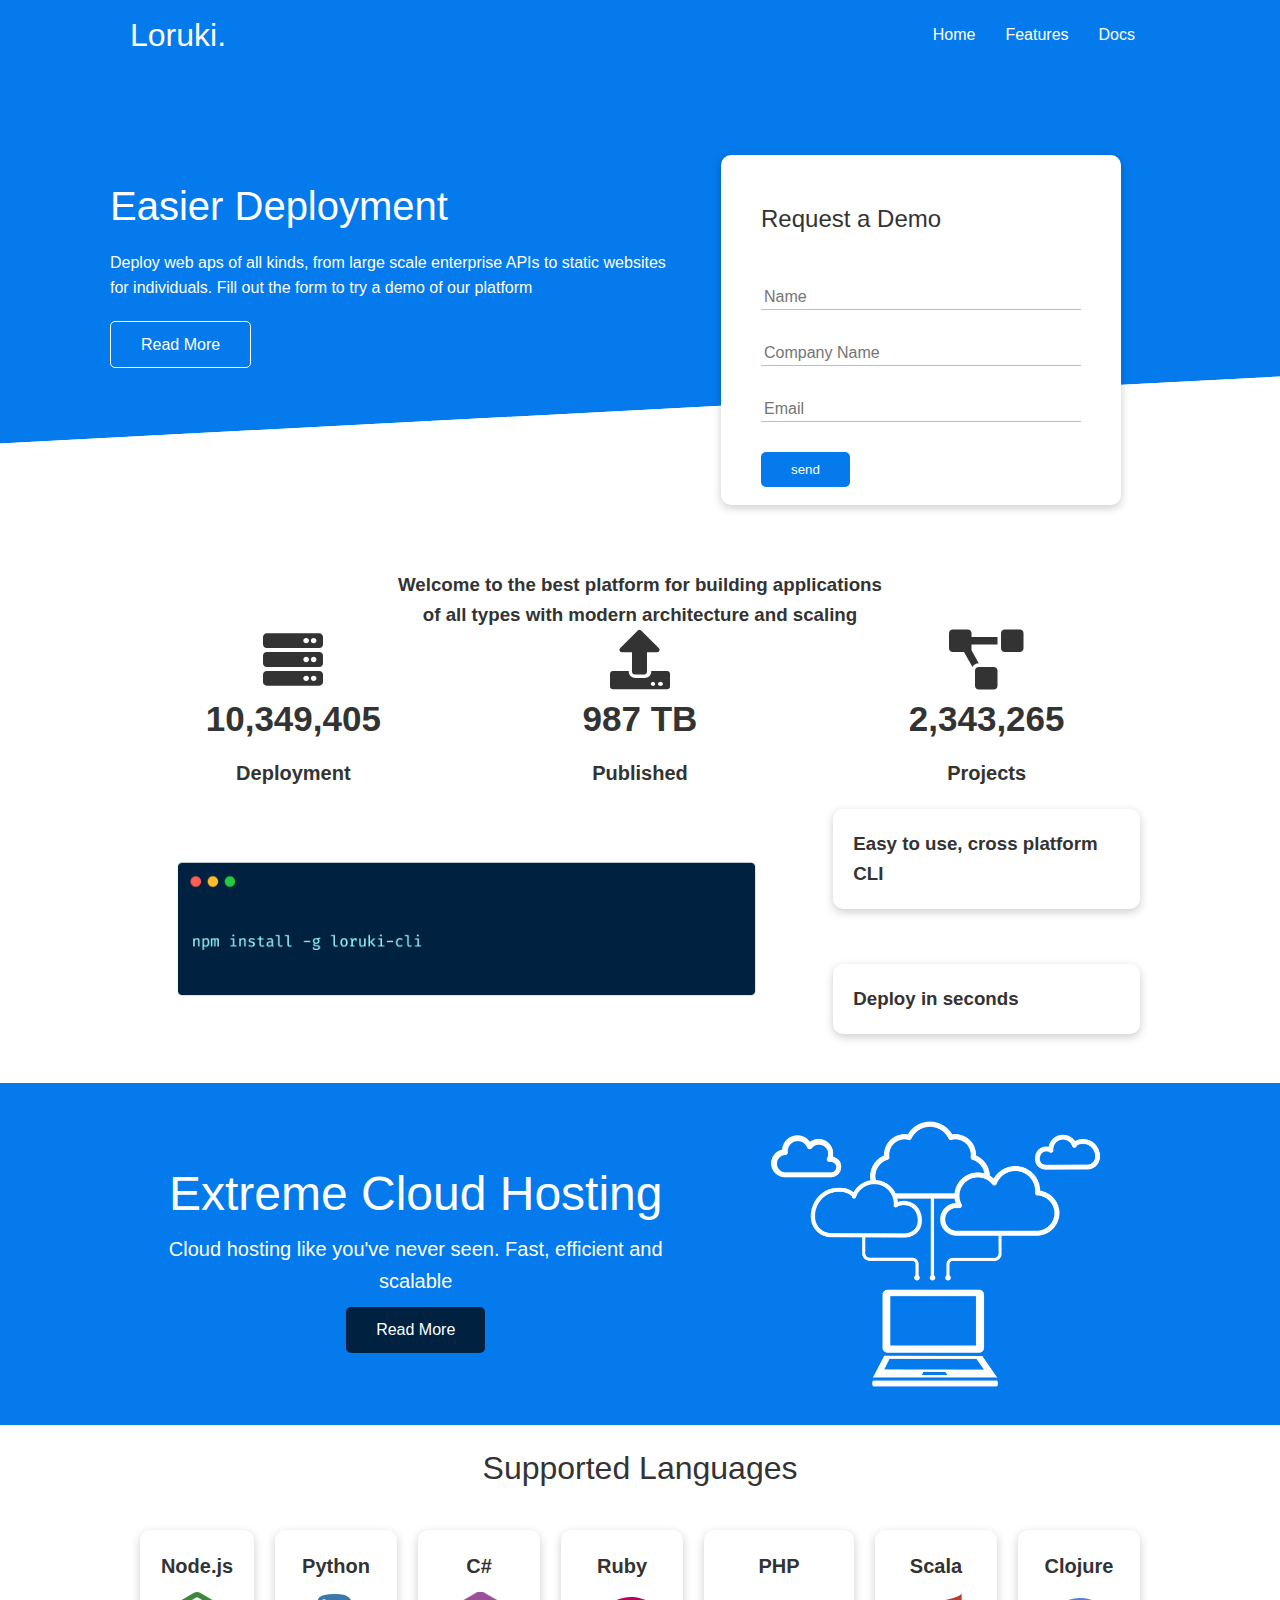
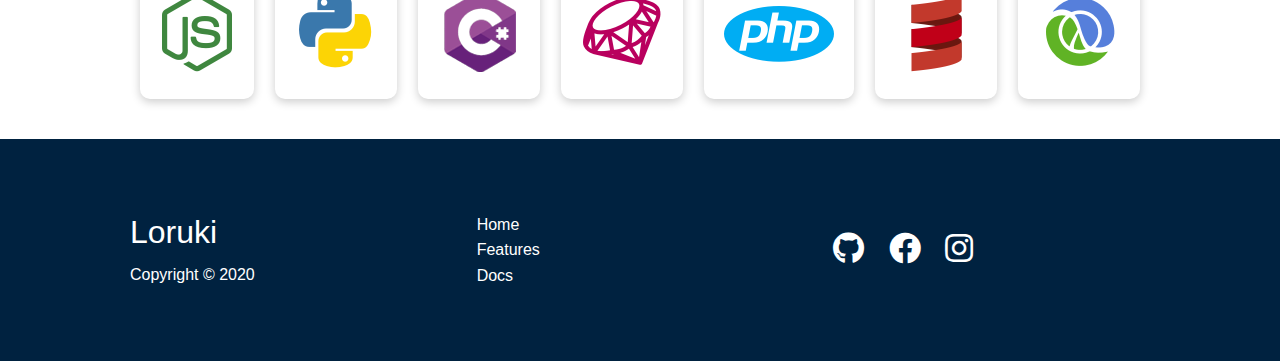
<file: index.html>
<!DOCTYPE html>
<html lang="en">

<head>
    <meta charset="UTF-8">
    <meta http-equiv="X-UA-Compatible" content="IE=edge">
    <meta name="viewport" content="width=device-width, initial-scale=1.0">
    <title>Loruki | Cloud Hosting For Everyone</title>
    <link rel="stylesheet" href="css/utilities.css">
    <link rel="stylesheet" href="css/style.css">
    <link rel="stylesheet" href="https://cdnjs.cloudflare.com/ajax/libs/font-awesome/5.15.4/css/all.min.css" integrity="sha512-1ycn6IcaQQ40/MKBW2W4Rhis/DbILU74C1vSrLJxCq57o941Ym01SwNsOMqvEBFlcgUa6xLiPY/NS5R+E6ztJQ==" crossorigin="anonymous" referrerpolicy="no-referrer"
    />
</head>

<body>
    <!-- NavBar -->
    <div class="navbar">
        <div class="container flex">
            <h1 class="logo">Loruki.</h1>
            <nav>
                <ul>
                    <li><a href="index.html">Home</a></li>
                    <li><a href="features.html">Features</a></li>
                    <li><a href="docs.html">Docs</a></li>
                </ul>
            </nav>
        </div>
    </div>

    <!-- Showcase -->

    <section class="showcase">
        <div class="container grid">
            <div class="showcase-text">
                <h1>Easier Deployment</h1>
                <p>Deploy web aps of all kinds, from large scale enterprise APIs to static websites for individuals. Fill out the form to try a demo of our platform
                </p>

                <a href="features.html" class=" btn btn-outline">
                    Read More
                </a>

            </div>
            <div class="showcase-form card">
                <h2>Request a Demo</h2>
                <form action="POST" name="contact" netlify-honeypot="bot-field" data-netlify="true">
                    <p class="hidden">
                        <label>Don't fill this out if you're human:
                            <input name="bot-field"/>
                        </label>
                    </p>
                    <input type="hidden" name="form-name" value="contact">
                    <div class="form-control">
                        <input type="text" name="name" placeholder="Name" required>
                    </div>
                    <div class="form-control">
                        <input type="text" name="company" placeholder="Company Name" required>
                    </div>
                    <div class="form-control">
                        <input type="email" name="email" placeholder="Email" required>
                    </div>

                    <input type="submit" value="send" class="btn btn-primary">

                </form>
            </div>
        </div>
    </section>

    <!-- Stats -->
    <section class="stats">
        <div class="container">
            <h3 class="stats-heading text-center my-1">
                Welcome to the best platform for building applications of all types with modern architecture and scaling
            </h3>
            <div class="grid grid-3 text-center">
                <div>
                    <i class="fas fa-server fa-3x"></i>
                    <h3>10,349,405</h3>
                    <p class="text-secondary">Deployment</p>
                </div>
                <div>
                    <i class="fas fa-upload fa-3x"></i>
                    <h3>987 TB</h3>
                    <p class="text-secondary">Published</p>
                </div>
                <div>
                    <i class="fas fa-project-diagram fa-3x"></i>
                    <h3>2,343,265</h3>
                    <p class="text-secondary">Projects </p>
                </div>
            </div>
        </div>
    </section>

    <!-- Cli -->
    <section class="cli">
        <div class="container grid">
            <img src="images/cli.png" alt="">
            <div class="card">
                <h3>Easy to use, cross platform CLI</h3>
            </div>
            <div class="card">
                <h3>Deploy in seconds</h3>
            </div>
        </div>
    </section>

    <!-- Cloud  -->
    <section class="cloud bg-primary my-2 py-2">
        <div class="container grid">
            <div class="text-center">
                <h2 class="lg">Extreme Cloud Hosting</h2>
                <p class="lead my-a"> Cloud hosting like you've never seen. Fast, efficient and scalable</p>
                <a href="features.html" class="btn btn-dark">Read More</a>
            </div>
            <img src="images/cloud.png" alt="">
        </div>
    </section>

    <!-- Languages -->

    <section class="languages">
        <h2 class="md text-center my-2">
            Supported Languages
        </h2>

        <div class="container flex">
            <div class="card">
                <h4>Node.js</h4>
                <img src="images/logos/node.png" alt="" srcset="">
            </div>
            <div class="card">
                <h4>Python</h4>
                <img src="images/logos/python.png" alt="" srcset="">
            </div>
            <div class="card">
                <h4>C#</h4>
                <img src="images/logos/csharp.png" alt="" srcset="">
            </div>
            <div class="card">
                <h4>Ruby</h4>
                <img src="images/logos/ruby.png" alt="" srcset="">
            </div>
            <div class="card">
                <h4>PHP</h4>
                <img src="images/logos/php.png" alt="" srcset="">
            </div>
            <div class="card">
                <h4>Scala</h4>
                <img src="images/logos/scala.png" alt="" srcset="">
            </div>
            <div class="card">
                <h4>Clojure</h4>
                <img src="images/logos/clojure.png" alt="" srcset="">
            </div>

        </div>
    </section>

    <!-- Footer -->
    <footer class="footer bg-dark py-5">
        <div class="container grid grid-3">
            <div>
                <h1>Loruki</h1>
                <p>Copyright &copy; 2020</p>
            </div>
            <nav>
                <ul>
                    <li>
                        <a href="index.html">Home</a>
                    </li>
                    <li>
                        <a href="features.html">Features</a>
                    </li>
                    <li>
                        <a href="docs.html">Docs</a>
                    </li>

                </ul>
            </nav>

            <div class="social">
                <a href="#"><i class="fab fa-github fa-2x"></i></a>
                <a href="#"><i class="fab fa-facebook fa-2x"></i></a>
                <a href="#"><i class="fab fa-instagram fa-2x"></i></a>
                <a href="#"><i class="fab fa-twiiter fa-2x"></i></a>
            </div>
        </div>
    </footer>
</body>

</html>
</file>
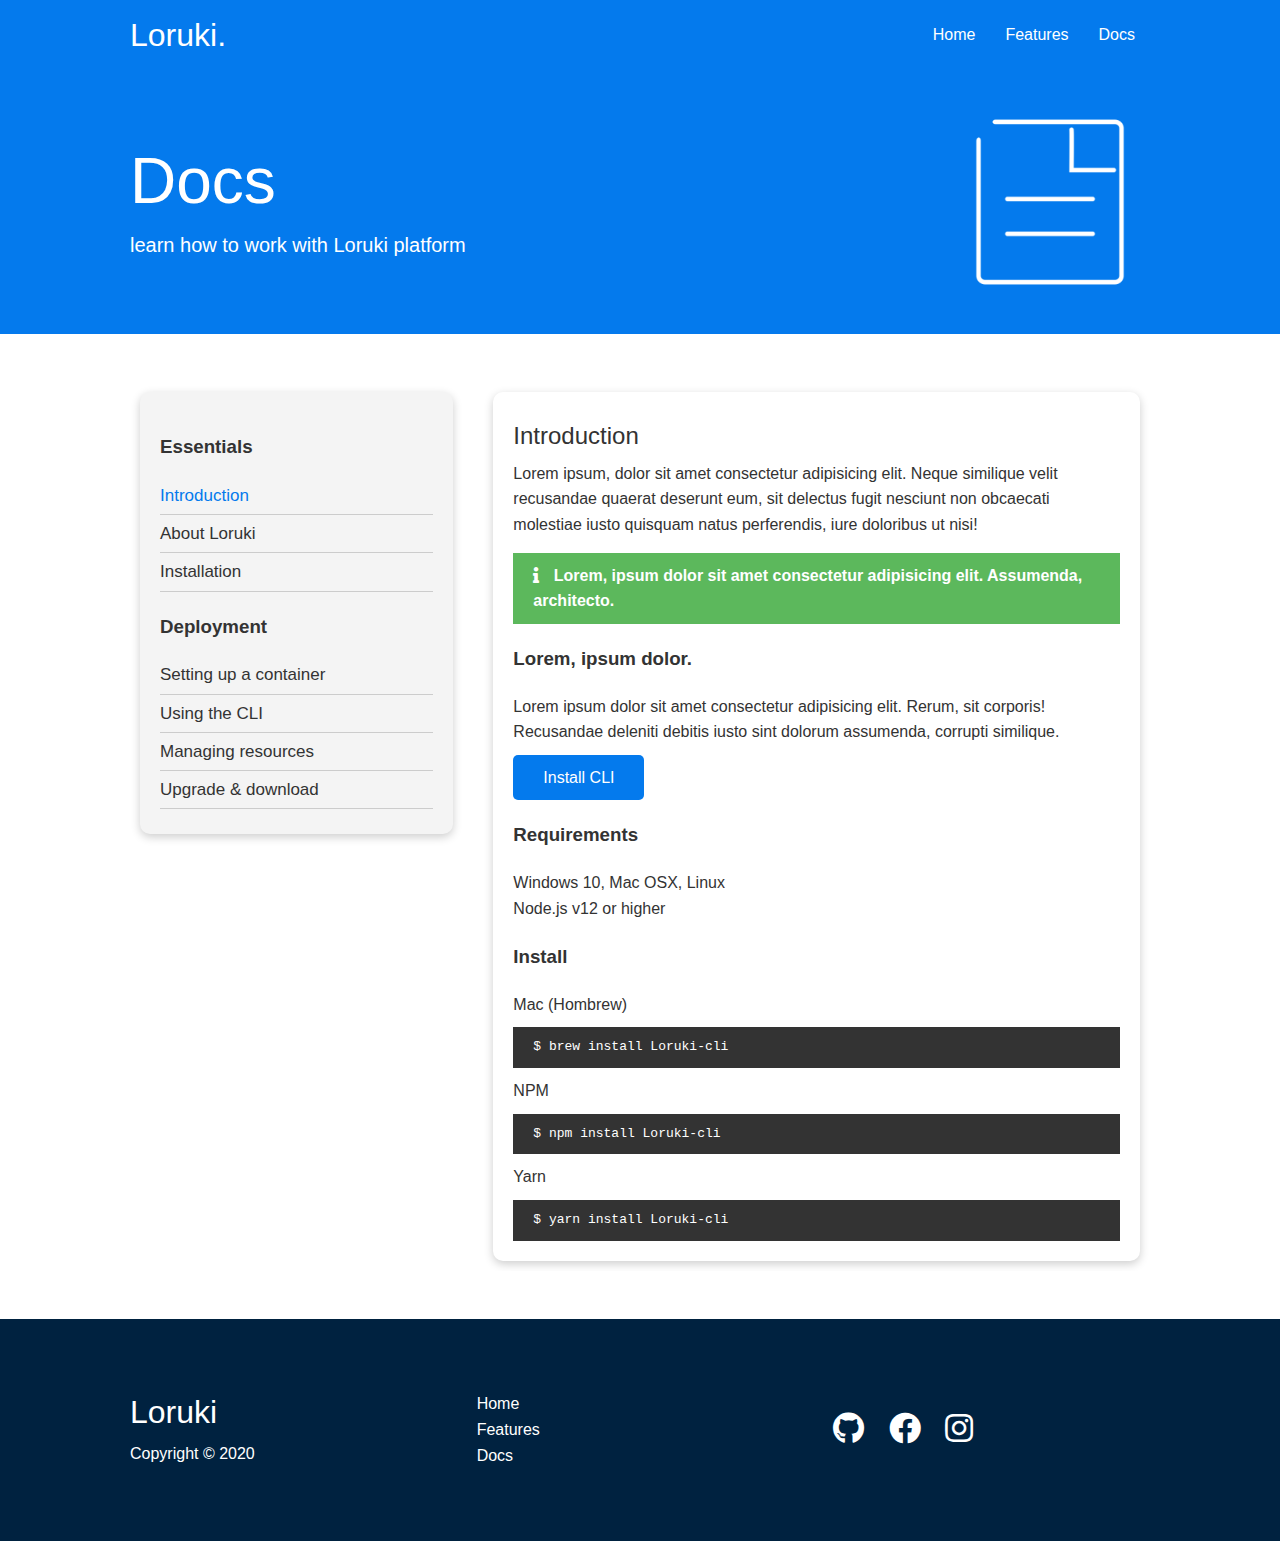
<file: docs.html>
<!DOCTYPE html>
<html lang="en">

<head>
    <meta charset="UTF-8">
    <meta http-equiv="X-UA-Compatible" content="IE=edge">
    <meta name="viewport" content="width=device-width, initial-scale=1.0">
    <title>Loruki | Cloud Hosting For Everyone</title>
    <link rel="stylesheet" href="css/utilities.css">
    <link rel="stylesheet" href="css/style.css">
    <link rel="stylesheet" href="https://cdnjs.cloudflare.com/ajax/libs/font-awesome/5.15.4/css/all.min.css" integrity="sha512-1ycn6IcaQQ40/MKBW2W4Rhis/DbILU74C1vSrLJxCq57o941Ym01SwNsOMqvEBFlcgUa6xLiPY/NS5R+E6ztJQ==" crossorigin="anonymous" referrerpolicy="no-referrer"
    />
</head>

<body>
    <!-- NavBar -->
    <div class="navbar">
        <div class="container flex">
            <h1 class="logo">Loruki.</h1>
            <nav>
                <ul>
                    <li><a href="index.html">Home</a></li>
                    <li><a href="features .html">Features</a></li>
                    <li><a href="docs.html">Docs</a></li>
                </ul>
            </nav>
        </div>
    </div>

    <!-- Head -->

    <section class="docs-head bg-primary py-3">
        <div class="container grid">
            <div>
                <h1 class="xl">Docs</h1>
                <p class="lead">
                    learn how to work with Loruki platform
                </p>
            </div>
            <img src="images/docs.png" alt="" srcset="">
        </div>
    </section>

    <!-- Docs main -->
    <section class="docs-main my-4">
        <div class="container grid">
            <div class="card bg-light p3">
                <h3 class="my-2">Essentials</h3>
                <nav>
                    <ul>
                        <li><a class="text-primary" href="#">Introduction</a></li>
                        <li><a href="#">About Loruki</a></li>
                        <li><a href="#">Installation</a></li>
                    </ul>
                </nav>

                <h3 class="my-2">Deployment</h3>
                <nav>
                    <ul>
                        <li><a href="#">Setting up a container</a></li>
                        <li><a href="#">Using the CLI</a></li>
                        <li><a href="#">Managing resources</a></li>
                        <li><a href="#">Upgrade & download</a></li>
                    </ul>
                </nav>

            </div>

            <div class="card">
                <h2>Introduction</h2>
                <p>Lorem ipsum, dolor sit amet consectetur adipisicing elit. Neque similique velit recusandae quaerat deserunt eum, sit delectus fugit nesciunt non obcaecati molestiae iusto quisquam natus perferendis, iure doloribus ut nisi!

                </p>

                <div class="alert alert-success">
                    <i class="fas fa-info"></i> Lorem, ipsum dolor sit amet consectetur adipisicing elit. Assumenda, architecto.

                </div>

                <h3>Lorem, ipsum dolor.</h3>
                <p>Lorem ipsum dolor sit amet consectetur adipisicing elit. Rerum, sit corporis! Recusandae deleniti debitis iusto sint dolorum assumenda, corrupti similique.</p>
                <a href="" class="btn btn-primary">Install CLI</a>

                <h3>Requirements</h3>
                <ul>
                    <li>Windows 10, Mac OSX, Linux</li>
                    <li>Node.js v12 or higher</li>
                </ul>

                <h3>Install</h3>
                <p>Mac (Hombrew)</p>
                <pre><code>$ brew install Loruki-cli</code></pre>

                <p>NPM</p>
                <pre><code>$ npm install Loruki-cli</code></pre>

                <p>Yarn</p>
                <pre><code>$ yarn install Loruki-cli</code></pre>
            </div>
        </div>
    </section>
    <!-- Footer -->
    <footer class="footer bg-dark py-5">
        <div class="container grid grid-3">
            <div>
                <h1>Loruki</h1>
                <p>Copyright &copy; 2020</p>
            </div>
            <nav>
                <ul>
                    <li>
                        <a href="index.html">Home</a>
                    </li>
                    <li>
                        <a href="features.html">Features</a>
                    </li>
                    <li>
                        <a href="docs.html">Docs</a>
                    </li>

                </ul>
            </nav>

            <div class="social">
                <a href="#"><i class="fab fa-github fa-2x"></i></a>
                <a href="#"><i class="fab fa-facebook fa-2x"></i></a>
                <a href="#"><i class="fab fa-instagram fa-2x"></i></a>
                <a href="#"><i class="fab fa-twiiter fa-2x"></i></a>
            </div>
        </div>
    </footer>
</body>

</html>
</file>
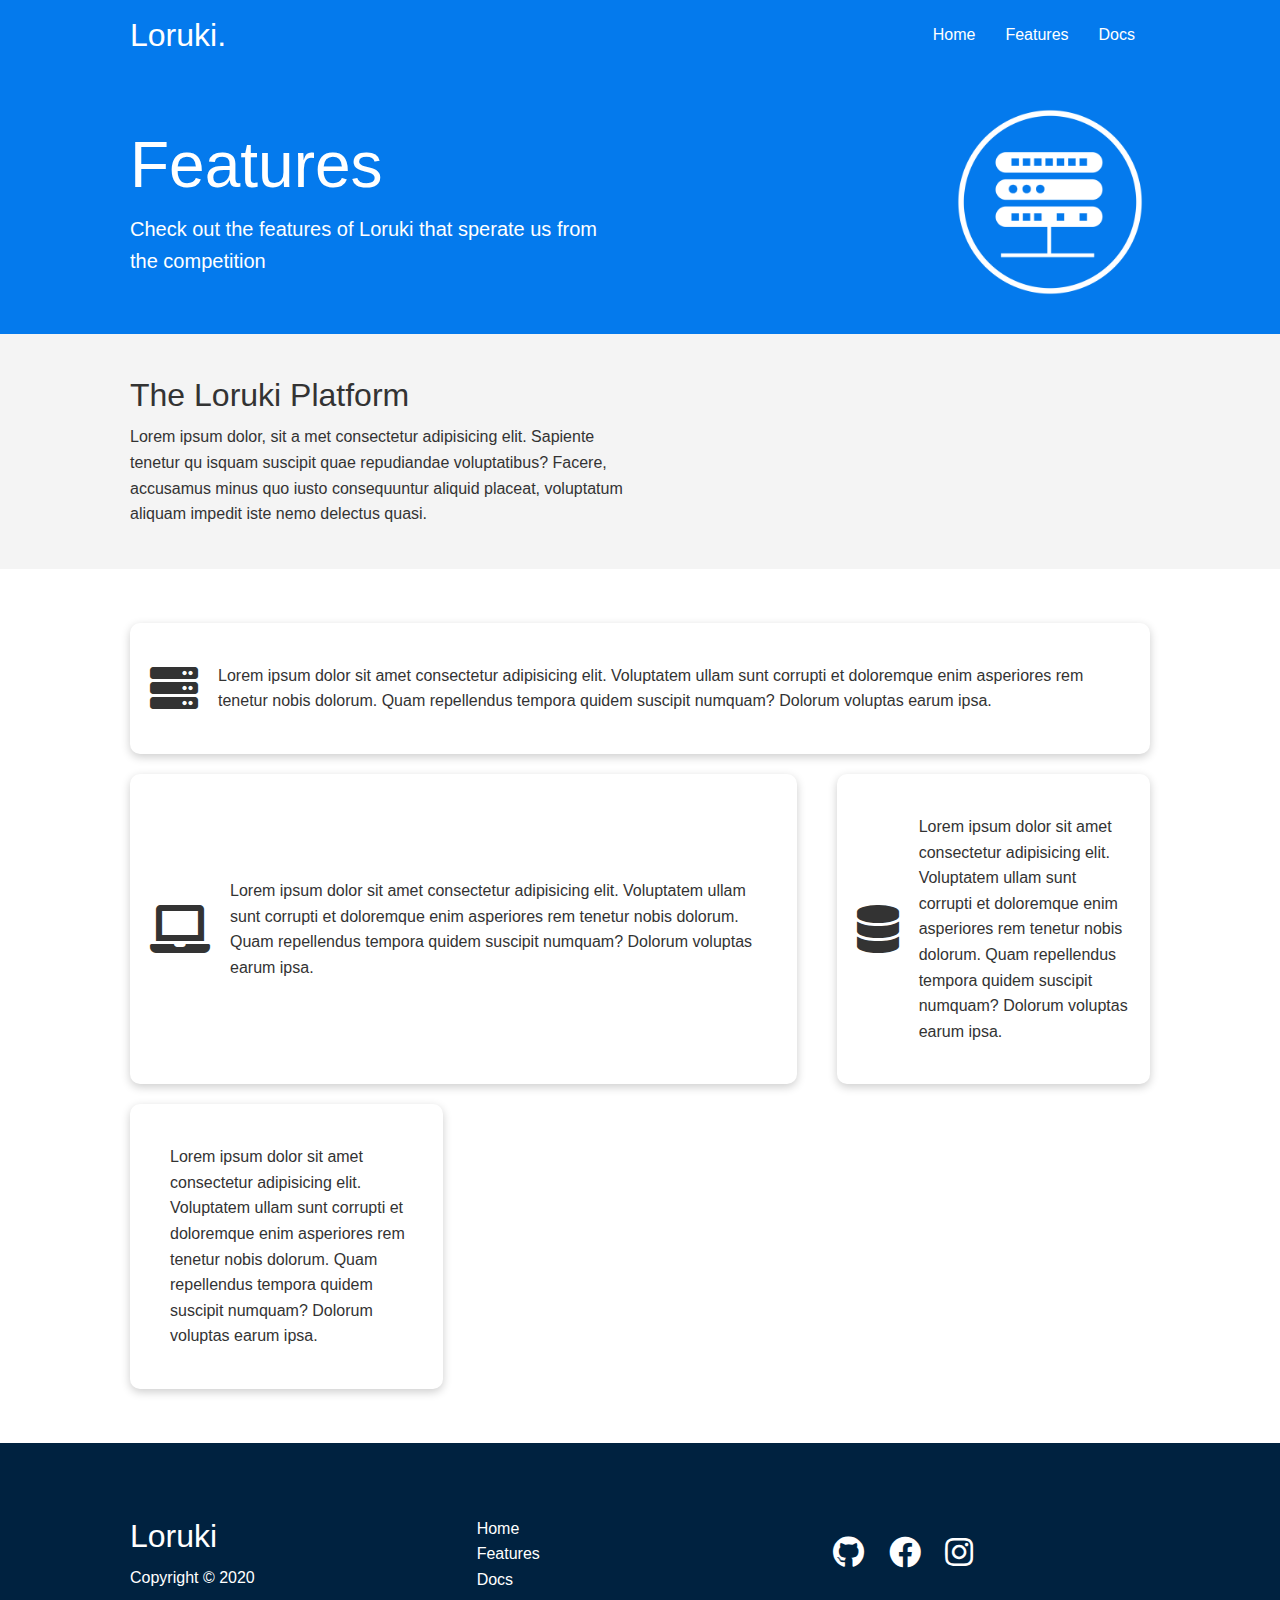
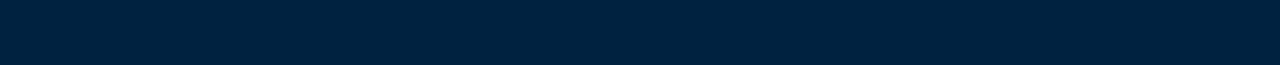
<file: features.html>
<!DOCTYPE html>
<html lang="en">

<head>
    <meta charset="UTF-8">
    <meta http-equiv="X-UA-Compatible" content="IE=edge">
    <meta name="viewport" content="width=device-width, initial-scale=1.0">
    <title>Loruki | Cloud Hosting For Everyone</title>
    <link rel="stylesheet" href="css/utilities.css">
    <link rel="stylesheet" href="css/style.css">
    <link rel="stylesheet" href="https://cdnjs.cloudflare.com/ajax/libs/font-awesome/5.15.4/css/all.min.css" integrity="sha512-1ycn6IcaQQ40/MKBW2W4Rhis/DbILU74C1vSrLJxCq57o941Ym01SwNsOMqvEBFlcgUa6xLiPY/NS5R+E6ztJQ==" crossorigin="anonymous" referrerpolicy="no-referrer"
    />
</head>

<body>
    <!-- NavBar -->
    <div class="navbar">
        <div class="container flex">
            <h1 class="logo">Loruki.</h1>
            <nav>
                <ul>
                    <li><a href="index.html">Home</a></li>
                    <li><a href="features .html">Features</a></li>
                    <li><a href="docs.html">Docs</a></li>
                </ul>
            </nav>
        </div>
    </div>

    <!-- Head -->

    <section class="features-head bg-primary py-3">
        <div class="container grid">
            <div>
                <h1 class="xl">Features</h1>
                <p class="lead">
                    Check out the features of Loruki that sperate us from the competition
                </p>
            </div>
            <img src="images/server.png" alt="" srcset="">
        </div>
    </section>

    <!-- Sub head -->

    <section class="features-sub-head bg-light py-3">
        <div class="container grid">
            <div>
                <h1 class="md">The Loruki Platform</h1>
                <p>
                    Lorem ipsum dolor, sit a met consectetur adipisicing elit. Sapiente tenetur qu isquam suscipit quae repudiandae voluptatibus? Facere, accusamus minus quo iusto consequuntur aliquid placeat, voluptatum aliquam impedit iste nemo delectus quasi.
                </p>
            </div>
        </div>
    </section>

    <section class="features-main my-2">
        <div class="container grid grid-3">
            <div class="card flex">
                <i class="fas fa-server fa-3x"></i>
                <p>Lorem ipsum dolor sit amet consectetur adipisicing elit. Voluptatem ullam sunt corrupti et doloremque enim asperiores rem tenetur nobis dolorum. Quam repellendus tempora quidem suscipit numquam? Dolorum voluptas earum ipsa.</p>

            </div>

            <div class="card flex">
                <i class="fas fa-laptop fa-3x"></i>
                <p>Lorem ipsum dolor sit amet consectetur adipisicing elit. Voluptatem ullam sunt corrupti et doloremque enim asperiores rem tenetur nobis dolorum. Quam repellendus tempora quidem suscipit numquam? Dolorum voluptas earum ipsa.</p>

            </div>

            <div class="card flex">
                <i class="fas fa-database fa-3x"></i>
                <p>Lorem ipsum dolor sit amet consectetur adipisicing elit. Voluptatem ullam sunt corrupti et doloremque enim asperiores rem tenetur nobis dolorum. Quam repellendus tempora quidem suscipit numquam? Dolorum voluptas earum ipsa.</p>

            </div>

            <div class="card flex">
                <i class="fas fa-power fa-3x"></i>
                <p>Lorem ipsum dolor sit amet consectetur adipisicing elit. Voluptatem ullam sunt corrupti et doloremque enim asperiores rem tenetur nobis dolorum. Quam repellendus tempora quidem suscipit numquam? Dolorum voluptas earum ipsa.</p>

            </div>

        </div>
    </section>

    <!-- Footer -->
    <footer class="footer bg-dark py-5">
        <div class="container grid grid-3">
            <div>
                <h1>Loruki</h1>
                <p>Copyright &copy; 2020</p>
            </div>
            <nav>
                <ul>
                    <li>
                        <a href="index.html">Home</a>
                    </li>
                    <li>
                        <a href="features.html">Features</a>
                    </li>
                    <li>
                        <a href="docs.html">Docs</a>
                    </li>

                </ul>
            </nav>

            <div class="social">
                <a href="#"><i class="fab fa-github fa-2x"></i></a>
                <a href="#"><i class="fab fa-facebook fa-2x"></i></a>
                <a href="#"><i class="fab fa-instagram fa-2x"></i></a>
                <a href="#"><i class="fab fa-twiiter fa-2x"></i></a>
            </div>
        </div>
    </footer>
</body>

</html>
</file>
<file: css/utilities.css>
.stats {
    margin-top: 100px;
}


/* Utilities */

.container {
    max-width: 1100px;
    margin: 0 auto;
    padding: 0 40px;
    overflow: auto;
}

.card {
    background-color: #fff;
    color: #333;
    border-radius: 10px;
    box-shadow: 0 3px 10px rgba(0, 0, 0, 0.2);
    /*TODO: learn this box-shadow property*/
    padding: 20px;
    margin: 10px;
}

.btn {
    display: inline-block;
    padding: 10px 30px;
    cursor: pointer;
    background-color: var(--primary-color);
    color: #fff;
    border: none;
    border-radius: 5px;
}

.btn-outline {
    background-color: transparent;
    border: 1px #fff solid;
}

.btn:hover {
    transform: scale(0.95);
}


/*Backgrounds  & colored buttons  */

.bg-primary,
.btn-primary {
    background-color: var(--primary-color);
    color: white;
}

.bg-secondary,
.btn-seconday {
    background-color: var(--secondary-color);
    color: white;
}

.bg-dark,
.btn-dark {
    background-color: var(--dark-color);
    color: white;
}

.bg-light,
.btn-light {
    background-color: var(--light-color);
    color: #333;
}

.bg-primary a,
.btn-primary a,
.bg-secondary a,
.btn-seconday a,
.bg-dark a,
.btn-dark a {
    color: white;
}


/* Text Colors */

.text-primary {
    color: var(--primary-color);
}

.text-seconday {
    color: var(--secondary-color);
}

.text-dark {
    color: var(--dark-color);
}

.text-light {
    color: var(--light-color);
    color: #333;
}


/*Text sizes  */

.lead {
    font-size: 20px;
}

.sm {
    font-size: 1rem;
}

.md {
    font-size: 2rem;
}

.lg {
    font-size: 3rem;
}

.xl {
    font-size: 4rem;
}

.text-center {
    text-align: center;
}

.alert {
    background-color: var(--light-color);
    padding: 10px 20px;
    font-weight: bold;
    margin: 15px 0;
}

.alert i {
    margin-right: 10px;
}

.alert-success {
    background-color: var(--success-color);
    color: white;
}

.alert-error {
    background-color: var(--error-color);
    color: white;
}

.flex {
    display: flex;
    justify-content: space-between;
    align-items: center;
    height: 100%;
}

.grid {
    display: grid;
    grid-template-columns: repeat(2, 1fr);
    gap: 20px;
    justify-content: center;
    align-items: center;
    height: 100%;
}

.grid-3 {
    grid-template-columns: repeat(3, 1fr);
}


/* Margin */

.my-1 {
    margin: 1rem 0;
}

.my-2 {
    margin: 1.5rem 0;
}

.my-3 {
    margin: 2rem 0;
}

.my-4 {
    margin: 3rem 0;
}

.my-5 {
    margin: 4rem 0;
}

.m-1 {
    margin: 1rem;
}

.m-2 {
    margin: 1.5rem;
}

.m-3 {
    margin: 2rem;
}

.m-4 {
    margin: 3rem;
}

.m-5 {
    margin: 4rem;
}


/* Padding */

.py-1 {
    padding: 1rem 0;
}

.py-2 {
    padding: 1.5rem 0;
}

.py-3 {
    padding: 2rem 0;
}

.py-4 {
    padding: 3rem 0;
}

.py-5 {
    padding: 4rem 0;
}

.p-1 {
    padding: 1rem;
}

.p-2 {
    padding: 1.5rem;
}

.p-3 {
    padding: 2rem;
}

.p-4 {
    padding: 3rem;
}

.p-5 {
    padding: 4rem;
}
</file>
<file: css/style.css>
/* 
 TODO: - IMPORT LATO FONT FROM FONT AWESOME LIGHT VERSION
 TODO: - USE CDNJS url(https://cdnjs.com) FOR FONT AWESOME
 TODO: - LEARN MORE ABOUT OVERFLOW PROPERTY, LINE HEIGHT PROPERTY AND HOW IT MIGHT VARY
 TODO: - LEARN BOX-SHADOW PROPERTIES
TODO:  - NOTE MOBILE (768px) AND TABLETS (500px) SCREEN SIZES 


*/

:root {
    --primary-color: #047aed;
    --secondary-color: #1c3f88;
    --dark-color: #002240;
    --light-color: #f4f4f4;
    --success-color: #5cb85c;
    --error-color: #d9534f;
}

* {
    box-sizing: border-box;
    padding: 0;
    margin: 0;
}

body {
    font-family: 'Lato', sans-serif;
    color: #333;
    line-height: 1.6;
}

ul {
    list-style: none;
}

a {
    text-decoration: none;
    color: #333;
}

h1,
h2 {
    font-weight: 300;
    line-height: 1.2;
    margin: 10px 0px;
}

p {
    margin: 10px 0px;
}

img {
    width: 100%
}

code,
pre {
    background: #333;
    color: white;
    padding: 10px;
}

.hidden {
    visibility: hidden;
    height: 0;
}


/* NavBar Styling */

.navbar {
    background-color: var(--primary-color);
    color: #fff;
    height: 70px;
}

.navbar ul {
    display: flex;
}

.navbar a {
    color: white;
    padding: 10px;
    margin: 0 5px;
}

.navbar a:hover {
    border-bottom: 2px #fff solid;
}

.navbar .flex {
    justify-content: space-between;
    align-items: center;
}


/* Showcase */

.showcase {
    height: 400px;
    background-color: var(--primary-color);
    color: #fff;
    position: relative;
}

.showcase h1 {
    font-size: 40px;
}

.showcase p {
    margin: 20px 0;
}

.showcase-text {
    animation: slideInFromLeft 1s ease-in;
}

.showcase .grid {
    grid-template-columns: 55% 45%;
    gap: 40px;
    overflow: visible;
}

.showcase-form {
    position: relative;
    top: 60px;
    height: 350px;
    width: 400px;
    padding: 40px;
    z-index: 100;
    animation: slideInFromRight 1s ease-in;
}

.showcase-form .form-control {
    margin: 30px 0;
}

.showcase-form input[type="text"],
.showcase-form input[type="email"] {
    border: 0;
    border-bottom: 1px solid #b4becb;
    width: 100%;
    padding: 3px;
    font-size: 16px;
}

.showcase-form input:focus {
    outline: none;
}


/* TODO: LEARN THESE PSEUDO SELECTOR PROPERTIES */

.showcase::before,
.showcase::after {
    content: '';
    position: absolute;
    height: 130px;
    bottom: -70px;
    right: 0;
    left: 0;
    background: white;
    transform: skewY(-3deg);
    -webkit-transform: skewY(-3deg);
    -moz-transform: skewY(-3deg);
    -ms-transform: skewY(-3deg);
}

.stats {
    animation: slideInFromRight 1s ease-in;
}

.stats-heading {
    max-width: 500px;
    margin: auto;
}

.stats .grid h3 {
    font-size: 35px;
}

.stats .grid {
    font-size: 20px;
    font-weight: bold;
}


/* Cli */

.cli .grid {
    grid-template-columns: repeat(3, 1fr);
    grid-template-rows: repeat(2, 1fr);
}

.cli .grid>*:first-child {
    grid-column: 1 / span 2;
    grid-row: 1/ span 2;
}


/* Cloud */

.cloud .grid {
    grid-template-columns: 4fr 3fr;
}


/* Languages */

.languages .flex {
    flex-wrap: wrap;
}

.languages .card {
    text-align: center;
    margin: 18px 10px 40px;
    transition: transform 0.2s ease-in;
}

.languages .card h4 {
    font-size: 20px;
    margin-bottom: 10px;
}

.languages .card:hover {
    transform: translateY(-15px);
}


/* Features */

.features-head img,
.docs-head img {
    width: 200px;
    justify-self: flex-end;
}

.features-main .card>i {
    margin-right: 20px;
}

.features-main .grid {
    padding: 30px;
}

.features-main .main .features-sub-head img {
    width: 300px;
    justify-self: flex-end;
}

.features-main .container :nth-child(1) {
    grid-column: 1/ span 3;
}

.features-main .container :nth-child(2) {
    grid-column: 1/ span 2;
}


/* Docs */

.docs-main h3 {
    margin: 20px 0;
}

.docs-main .grid {
    grid-template-columns: 1fr 2fr;
    align-items: flex-start;
}

.docs-main nav li {
    font-size: 17px;
    padding-bottom: 5px;
    margin-bottom: 5px;
    border-bottom: 1px #ccc solid;
}

.docs-main a:hover {
    font-weight: bold;
}


/* Footer */

.footer .social a {
    margin: 0 10px;
}


/* Animations */

@keyframes slideInFromLeft {
    0% {
        transform: translateX(-100%);
    }
    100% {
        transform: translateX(0);
    }
}

@keyframes slideInFromRight {
    0% {
        transform: translateX(100%);
    }
    100% {
        transform: translateX(0);
    }
}

@keyframes slideInFromTop {
    0% {
        transform: translateY(-100%);
    }
    100% {
        transform: translateY(0);
    }
}

@keyframes slideInFromTop {
    0% {
        transform: translateY(100%);
    }
    100% {
        transform: translateX(0);
    }
}


/* TODO: NOTE MOBILE AND TABLETS SCREEN SIZES */


/* Tablets and under */

@media(max-width: 768px) {
    .grid,
    .showcase .grid,
    .stats .grid,
    .cli .grid,
    .cloud .grid,
    .features-main .grid,
    .docs-main .grid {
        grid-template-columns: 1fr;
        grid-template-rows: 1fr;
    }
    .showcase {
        height: auto;
    }
    .showcase-text {
        text-align: center;
        margin-top: 40px;
        animation: slideInFromTop 1s ease-in;
    }
    .showcase-form {
        justify-self: center;
        margin: auto;
        animation: slideInFromBottom 1s ease-in;
    }
    .cli .grid>*:first-child {
        grid-column: 1;
        grid-row: 1;
    }
    .features-head,
    .features-sub-head,
    .docs-main {
        text-align: center;
    }
    .features-head img,
    .features-sub-head img,
    .docs-main img {
        justify-self: center;
    }
    .features-main .grid>*:first-child,
    .features-main .grid>*:nth-child(2) {
        grid-column: 1;
    }
}


/* Mobile */

@media(max-width: 500px) {
    .navbar {
        height: 110px;
    }
    .navbar .flex {
        flex-direction: column;
    }
    .navbar ul {
        padding: 10px;
        background-color: rgba(0, 0, 0, 0.1);
    }
}
</file>
